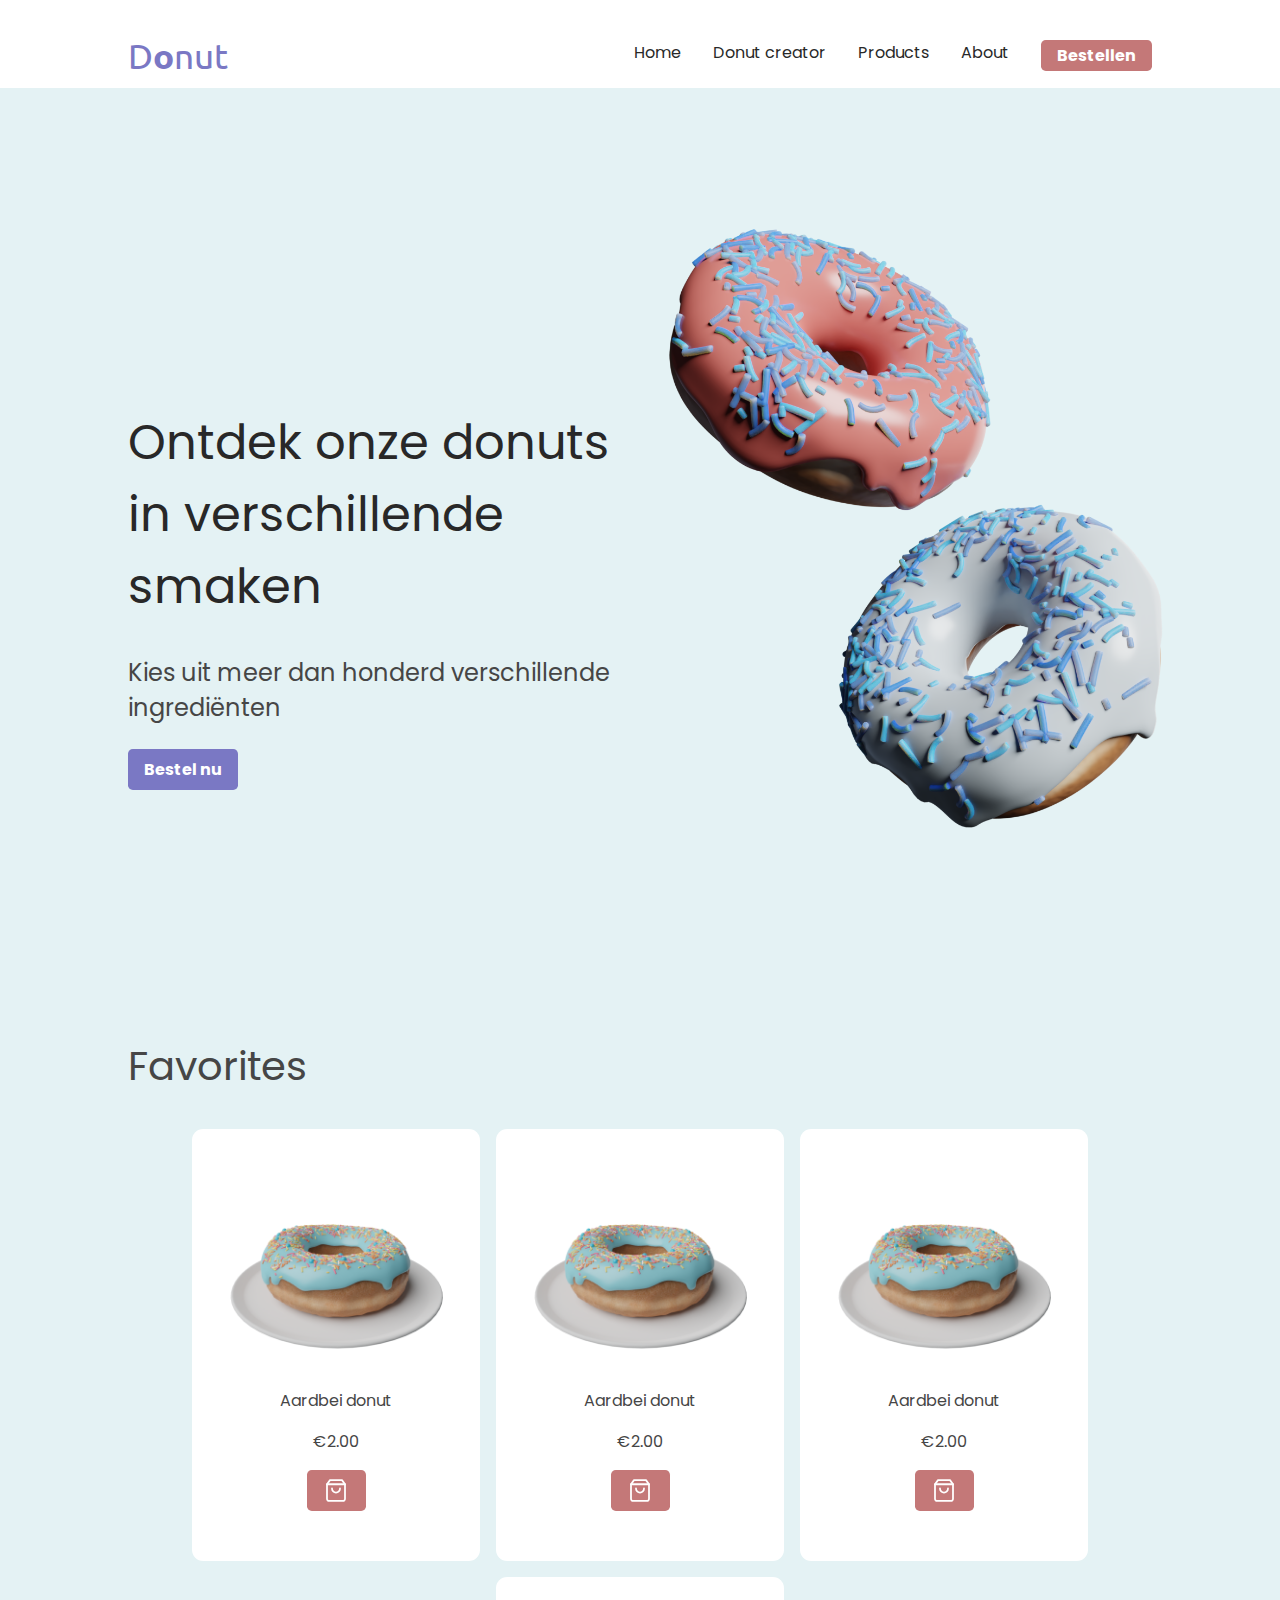
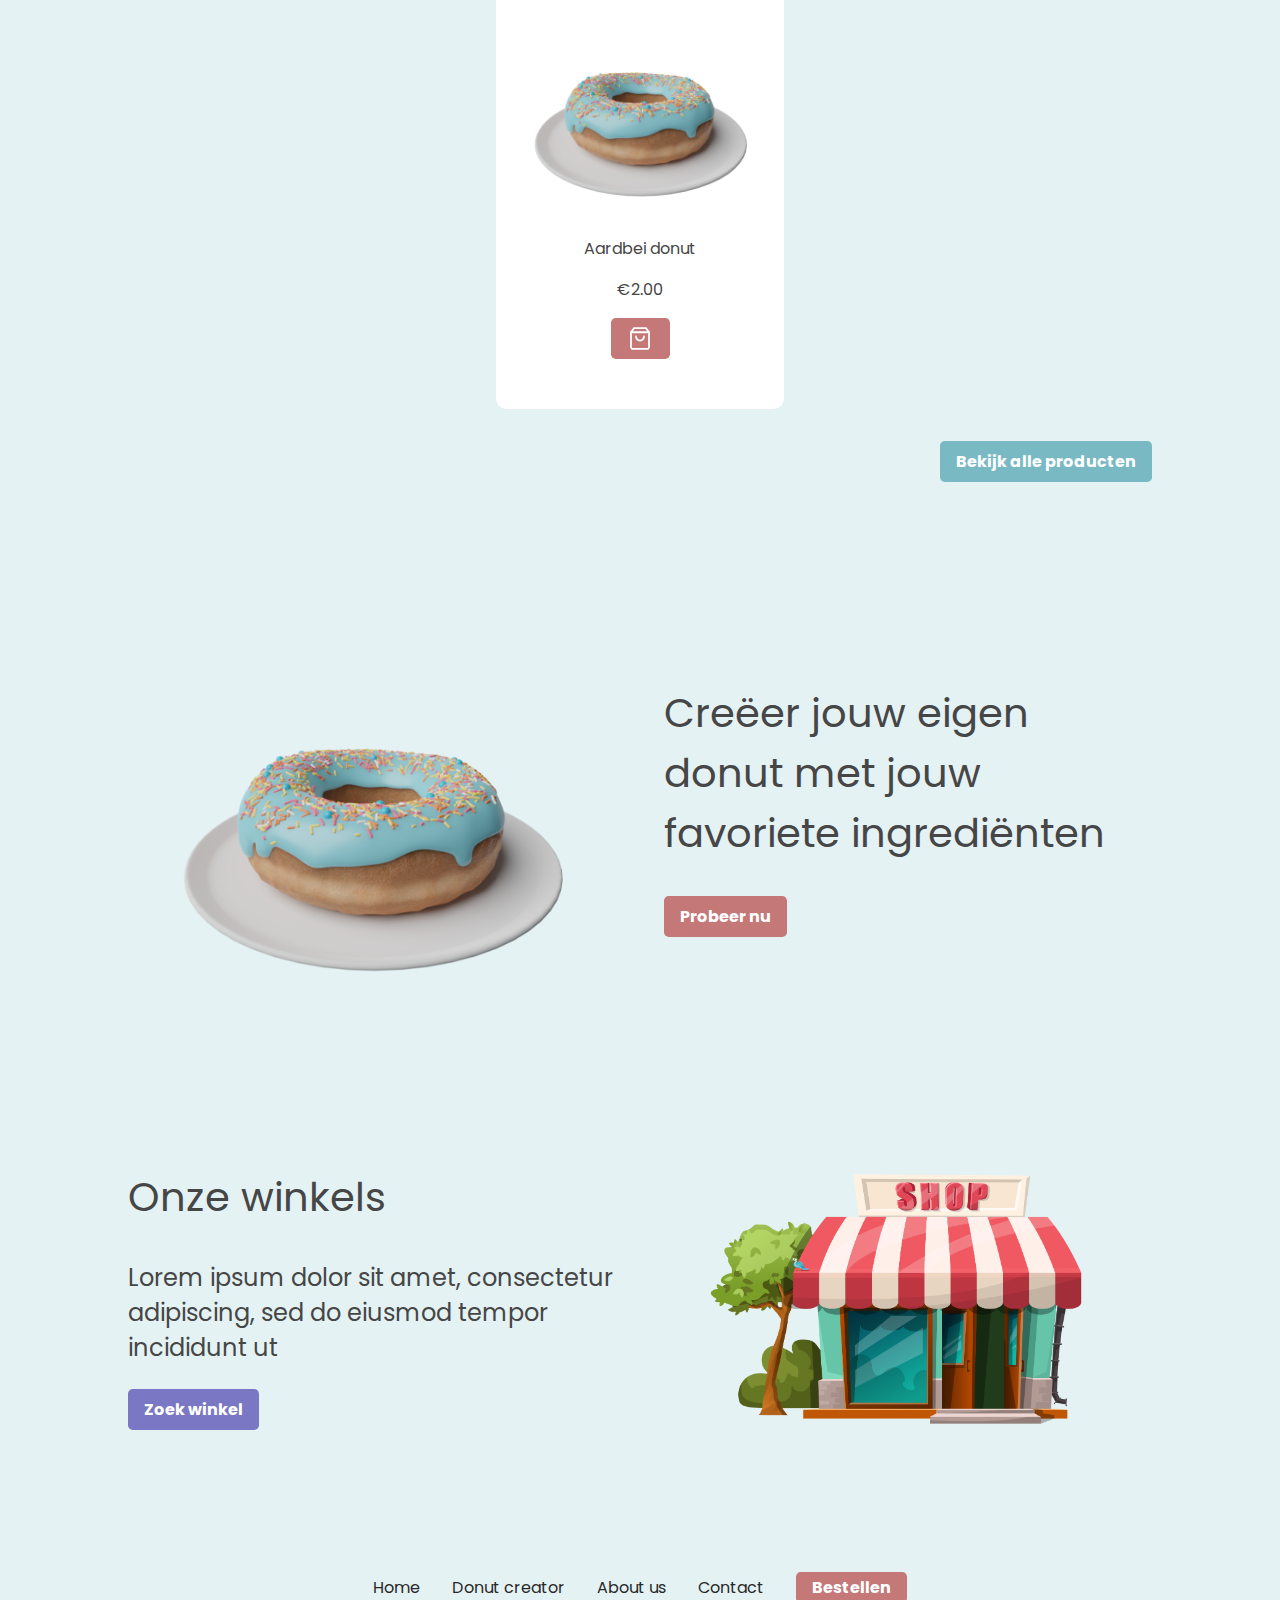
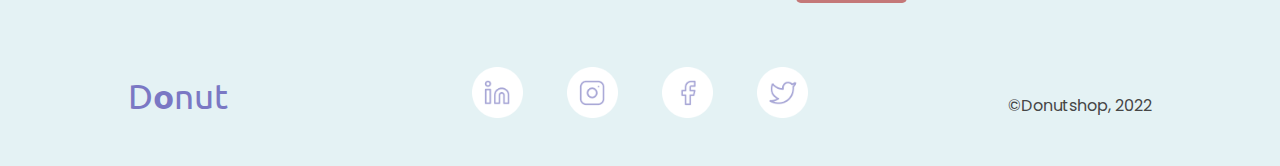
<file: index.html>
<!DOCTYPE html>
<html lang="en">
<head>
    <meta charset="UTF-8">
    <meta http-equiv="X-UA-Compatible" content="IE=edge">
    <meta name="viewport" content="width=device-width, initial-scale=1.0">
    <title>Donut shop</title>
    <link rel="stylesheet" href="css/style.css">
    <link rel="preconnect" href="https://fonts.googleapis.com">
    <link rel="preconnect" href="https://fonts.gstatic.com" crossorigin>
    <link href="https://fonts.googleapis.com/css2?family=Poppins:wght@400;600&display=swap" rel="stylesheet">
</head>
<body>

    <header>
        <div class="menu">
            <div class="container row">
                <a class="menu__logo" href="#">
                    <p class="logotext">D<span>o</span>nut</p>
                </a>
                <button class="menu-toggle" aria-label="open navigation">
                    <span class="hamburger"></span>
                </button>
                <div class="menu__navbar">
                    <ul class="navbar__items">
                        <li class="nav__item current"><a href="#">Home</a></li>
                        <li class="nav__item"><a href="creator.html">Donut creator</a></li>
                        <li class="nav__item"><a href="#">Products</a></li>
                        <li class="nav__item"><a href="#">About</a></li>
                        <li class="nav__item"><button class="bestellen__cta" type="button">Bestellen</button></li>
                    </ul>
                </div>
            </div>
        </div>

        <section class="hero">
            <div class="container row">
                <div class="hero__left-col col">
                    <div class="hero__content">
                        <h1 class="hero__header">Ontdek onze donuts in verschillende smaken</h1>
                        <p class="subhead">Kies uit meer dan honderd verschillende ingrediënten</p>
                    </div>
                    <button type="button" class="hero__cta">Bestel nu</button>
                </div>
                <div class="hero__right-col col">
                    <img src="links/Donut_donutshop4.png" class="hero__img" alt="two flying donuts">
                </div>
            </div>
        </section>
    </header>

    <main>
        <section class="section-favorites">
            <div class="container">
                <h2>Favorites</h2>
                <div class="favorites__product-list">
                    <div class="favorites__product col">
                        <img src="links/Donut_donutshop2.png" class="product-img" alt="3d donut on a plate">
                        <div class="description">
                            <p class="card-product-name">Aardbei donut</p>
                            <p class="card-product-price">&euro;2.00</p>
                        </div>
                        <button type="button" class="shopping-bag-btn"><img src="links/icon-shopping-bag.svg" alt="shopping bag icon"></button>
                    </div>

                    <div class="favorites__product col">
                        <img src="links/Donut_donutshop2.png" class="product-img" alt="3d donut on a plate">
                        <div class="description">
                            <p class="card-product-name">Aardbei donut</p>
                            <p class="card-product-price">&euro;2.00</p>
                        </div>
                        <button type="button" class="shopping-bag-btn"><img src="links/icon-shopping-bag.svg" alt="shopping bag icon"></button>
                    </div>

                    <div class="favorites__product col">
                        <img src="links/Donut_donutshop2.png" class="product-img" alt="3d donut on a plate">
                        <div class="description">
                            <p class="card-product-name">Aardbei donut</p>
                            <p class="card-product-price">&euro;2.00</p>
                        </div>
                        <button type="button" class="shopping-bag-btn"><img src="links/icon-shopping-bag.svg" alt="shopping bag icon"></button>
                    </div>

                    <div class="favorites__product col">
                        <img src="links/Donut_donutshop2.png" class="product-img" alt="3d donut on a plate">
                        <div class="description">
                            <p class="card-product-name">Aardbei donut</p>
                            <p class="card-product-price">&euro;2.00</p>
                        </div>
                        <button type="button" class="shopping-bag-btn"><img src="links/icon-shopping-bag.svg" alt="shopping bag icon"></button>
                    </div>
                </div>
                <button type="button" class="favorites__cta">Bekijk alle producten</button>
            </div>
        </section>

        <section class="section-creator">
            <div class="container row">
                <div class="creator__left-col col">
                    <img src="links/Donut_donutshop2.png" class="creator__donut-img" alt="3d donut on plate">
                </div>
                <div class="creator__right-col col">
                        <h2>Creëer jouw eigen donut met jouw favoriete ingrediënten</h2>
                        <button onclick="window.location.href='creator.html';" class="creator__cta">Probeer nu</button>
                </div>
            </div>
        </section>

        <section class="section-store">
            <div class="container row">
                <div class="store__left-col col">
                    <h2>Onze winkels</h2>
                    <p class="subhead">Lorem ipsum dolor sit amet, consectetur adipiscing, sed do eiusmod tempor incididunt ut</p>  
                    <button type="button" class="finder__cta">Zoek winkel</button>
                </div>
                <div class="store__right-col col">
                    <img src="links/shop2-01.png" class="store__img" alt="illustration of a shop surrounded by trees">
                </div>
            </div>
        </section>
    </main> 

    <footer>
        <div class="container footer-container">
            <div class="footer__logo">
                <a class="menu__logo col" href="#">
                    <p class="logotext">D<span>o</span>nut</p>
                </a>
            </div>
            <div class="footer__navbar">
                <ul class="navbar__list">
                    <li class="nav__item"><a href="#">Home</a></li>
                    <li class="nav__item"><a href="index-creator.html">Donut creator</a></li>
                    <li class="nav__item"><a href="#">About us</a></li>
                    <li class="nav__item"><a href="#">Contact</a></li>
                    <li class="nav__item"><button class="bestellen__cta" type="button">Bestellen</button></li>
                </ul>
            </div>
            <div class="footer__copy">
                <p>&copy;Donutshop, 2022</p>
            </div>
            <div class="footer__socials">
                <ul class="footer__socials-ul">
                    <li><img src="links/icon-social-linkedin.png" alt="linkedin icon"></li>
                    <li><img src="links/icon-social-instagram.png" alt="Instagram icon"></li>
                    <li><img src="links/icon-social-facebook.png" alt="Facebook icon"></li>
                    <li><img src="links/icon-social-twitter.png" alt="Twitter icon"></li>
                </ul>
            </div>
        </div>
    </footer>

    <!-- <footer>
        <div class="container row">
            <div class="footer__top">
                <a class="menu__logo col" href="#">
                    <p class="logotext">D<span>o</span>nut</p>
                </a>
                <div class="footer__navbar">
                    <ul>
                        <li class="nav__item"><a href="#">Home</a></li>
                        <li class="nav__item"><a href="index-creator.html">Donut creator</a></li>
                        <li class="nav__item"><a href="#">About us</a></li>
                        <li class="nav__item"><a href="#">Contact</a></li>
                        <li class="nav__item bestellen-cta"><button type="button">Bestellen</button></li>
                    </ul>
                </div>
            </div>
            <div class="footer__bottom">
                <p>&copy;Donutshop, 2022</p>
                <div class="socialmedia">
                    <ul class="footer__socials">
                        <li><img src="links/icon-social-linkedin.png" alt="linkedin icon"></li>
                        <li><img src="links/icon-social-instagram.png" alt="Instagram icon"></li>
                        <li><img src="links/icon-social-facebook.png" alt="Facebook icon"></li>
                        <li><img src="links/icon-social-twitter.png" alt="Twitter icon"></li>
                    </ul>
                </div>
            </div>
        </div>
    </footer> -->

    <script src="main.js"></script>
</body>
</html>
</file>
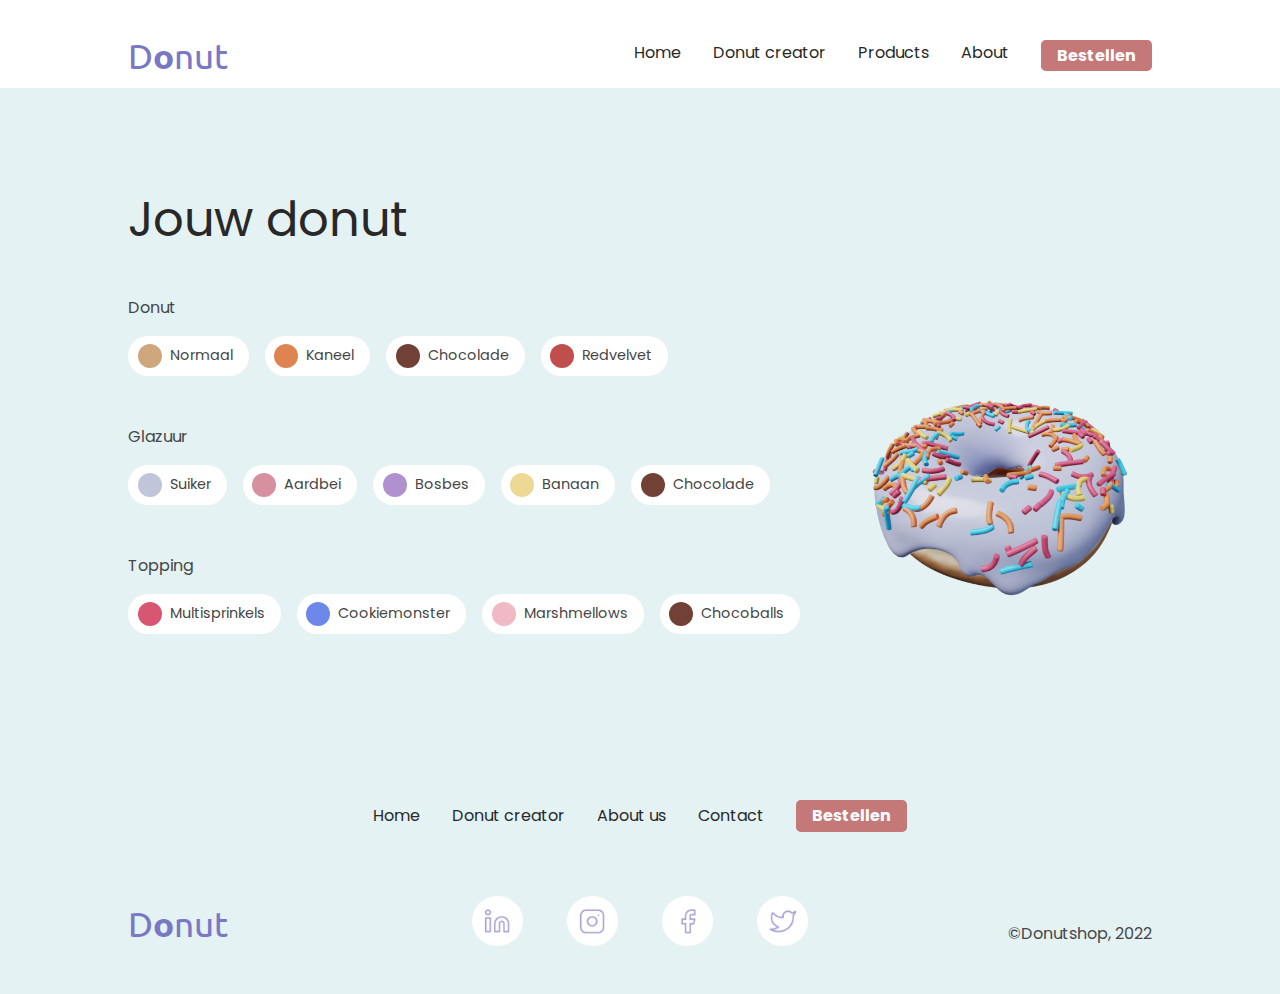
<file: creator.html>
<!DOCTYPE html>
<html lang="en">
<head>
    <meta charset="UTF-8">
    <meta http-equiv="X-UA-Compatible" content="IE=edge">
    <meta name="viewport" content="width=device-width, initial-scale=1.0">
    <title>Donut creator</title>
    <link rel="stylesheet" href="css/style.css">
    <link rel="preconnect" href="https://fonts.googleapis.com">
    <link rel="preconnect" href="https://fonts.gstatic.com" crossorigin>
    <link href="https://fonts.googleapis.com/css2?family=Poppins:wght@400;600&display=swap" rel="stylesheet">
</head>
<body>
    <header>
        <div class="menu">
            <div class="container row">
                <a class="menu__logo" href="#">
                    <p class="logotext">D<span>o</span>nut</p>
                </a>
                <button class="menu-toggle" aria-label="open navigation">
                    <span class="hamburger"></span>
                </button>
                <!-- <img id="menu__open" class="menu__burger-open" src="links/menu.svg" alt="open navigation"> -->
                <div class="menu__navbar">
                    <ul class="navbar__items">
                        <li class="nav__item"><a href="index.html">Home</a></li>
                        <li class="nav__item current"><a href="#">Donut creator</a></li>
                        <li class="nav__item"><a href="#">Products</a></li>
                        <li class="nav__item"><a href="#">About</a></li>
                        <li class="nav__item"><button class=" bestellen__cta" type="button">Bestellen</button></li>
                    </ul>
                </div>
            </div>
        </div>
    </header>

    <main>
        <div class="donut-creator">
            <div class="container">
                <h1 class="creator__header">Jouw donut</h1>
                <div class="donut-creator__content row">
                    <div class="donut-creator__leftcol col">
                         
                        <p class="text__dough">Donut</p>
                         <div class="creator__options">
                            <button onclick="updateDeeg('Plaindough')" type="button" class="ingredient-button">
                                <div class="ingredient-color-div" style="background-color:#CFA77D;"></div>
                                <p class="text-ingredient-button">Normaal</p>
                            </button>
                            <button onclick="updateDeeg('Cinnamondough')" type="button" class="ingredient-button">
                                <div class="ingredient-color-div" style="background-color:#DE8451;"></div>
                                <p class="text-ingredient-button">Kaneel</p>
                            </button>
                            <button onclick="updateDeeg('Chocolatdough')" type="button" class="ingredient-button">
                                <div class="ingredient-color-div" style="background-color:#724136;"></div>
                                <p class="text-ingredient-button">Chocolade</p>
                            </button>
                            <button onclick="updateDeeg('Redvelvetdough')" type="button" class="ingredient-button">
                                <div class="ingredient-color-div" style="background-color:#C04E4C;"></div>
                                <p class="text-ingredient-button">Redvelvet</p>
                            </button>
                        </div>

                    <p class="text__dough">Glazuur</p>
                    <div class="creator__options">
                        <button onclick="updateGlazuur('Glaze_Sugar')" type="button" class="ingredient-button">
                            <div class="ingredient-color-div" style="background-color:#C1C5D9;"></div>
                            <p class="text-ingredient-button">Suiker</p>
                        </button>
                        <button onclick="updateGlazuur('Glaze_Strawberry')" type="button" class="ingredient-button">
                            <div class="ingredient-color-div" style="background-color:#D6909F;"></div>
                            <p class="text-ingredient-button">Aardbei</p>
                        </button>
                        <button onclick="updateGlazuur('Glaze_Bosbes')" type="button" class="ingredient-button">
                            <div class="ingredient-color-div" style="background-color:#B091CF;"></div>
                            <p class="text-ingredient-button">Bosbes</p>
                        </button>
                        <button onclick="updateGlazuur('Glaze_Banana')" type="button" class="ingredient-button">
                            <div class="ingredient-color-div" style="background-color:#EDD995;"></div>
                            <p class="text-ingredient-button">Banaan</p>
                        </button>
                        <button onclick="updateGlazuur('Glaze_Chocolat')" type="button" class="ingredient-button">
                            <div class="ingredient-color-div" style="background-color:#724136;"></div>
                            <p class="text-ingredient-button">Chocolade</p>
                        </button>
                    </div> 

                    <p class="text__dough">Topping</p>
                    <div class="creator__options">
                        <button onclick="updateTopping('Topping_SprinklesMulti')" type="button" class="ingredient-button">
                            <div class="ingredient-color-div" style="background-color:#D95672;"></div>
                            <p class="text-ingredient-button">Multisprinkels</p>
                        </button>
                        <button onclick="updateTopping('Topping_Cookiemonster')" type="button" class="ingredient-button">
                            <div class="ingredient-color-div" style="background-color:#6D88E8;"></div>
                            <p class="text-ingredient-button">Cookiemonster</p>
                        </button>
                        <button onclick="updateTopping('Topping_Marshmellows')" type="button" class="ingredient-button">
                            <div class="ingredient-color-div" style="background-color:#F0B9C5;"></div>
                            <p class="text-ingredient-button">Marshmellows</p>
                        </button>
                        <button onclick="updateTopping('Topping_Chocoballs')" type="button" class="ingredient-button">
                            <div class="ingredient-color-div" style="background-color:#724136;"></div>
                            <p class="text-ingredient-button">Chocoballs</p>
                        </button>
                    </div> 
                    </div>
                    <div class="donut-creator__rightcol col">
                        <img class="creator__img" id="img-dough" src="links/Plaindough.png" alt="donut deeg normaal">
                        <img class="creator__img" id="img-glaze" src="links/Glaze_Sugar.png" alt="donut glazuur suiker">
                        <img class="creator__img" id="img-topping" src="links/Topping_SprinklesMulti.png" alt="donut topping multi color sprinkels">
                    </div>
                </div>
            </div>
        </div>
    </main>

    <footer>
        <div class="container footer-container">
            <div class="footer__logo">
                <a class="menu__logo col" href="#">
                    <p class="logotext">D<span>o</span>nut</p>
                </a>
            </div>
            <div class="footer__navbar">
                <ul class="navbar__list">
                    <li class="nav__item"><a href="#">Home</a></li>
                    <li class="nav__item"><a href="index-creator.html">Donut creator</a></li>
                    <li class="nav__item"><a href="#">About us</a></li>
                    <li class="nav__item"><a href="#">Contact</a></li>
                    <li class="nav__item"><button class="bestellen__cta" type="button">Bestellen</button></li>
                </ul>
            </div>
            <div class="footer__copy">
                <p>&copy;Donutshop, 2022</p>
            </div>
            <div class="footer__socials">
                <ul class="footer__socials-ul">
                    <li><img src="links/icon-social-linkedin.png" alt="linkedin icon"></li>
                    <li><img src="links/icon-social-instagram.png" alt="Instagram icon"></li>
                    <li><img src="links/icon-social-facebook.png" alt="Facebook icon"></li>
                    <li><img src="links/icon-social-twitter.png" alt="Twitter icon"></li>
                </ul>
            </div>
        </div>
    </footer>
    
    <script src="main.js"></script>
</body>
</html>
</file>
<file: css/style.css>
/* ---- Global style ---- */
@import url("https://fonts.googleapis.com/css2?family=Ubuntu:wght@300;700&display=swap");
:root {
  --primary-color-pink: hsl(0, 39%, 62%);
  --primary-color-blue: hsl(189, 39%, 62%);
  --pirmary-color-violet: hsl(241, 39%, 62%);
}

*,
*::before,
*::after {
  -webkit-box-sizing: border-box;
          box-sizing: border-box;
}

body {
  margin: 0;
  font-family: 'Poppins', sans-serif;
  font-size: 16px;
  background-color: #E4F2F4;
}

img {
  max-width: 100%;
}

ul {
  list-style: none;
  padding: 0;
  display: -webkit-box;
  display: -ms-flexbox;
  display: flex;
}

a {
  text-decoration: none;
  color: #282828;
}

a:hover {
  font-weight: bold;
}

/* ---- Typography ---- */
h1,
h2,
p {
  margin-top: 0;
  text-align: center;
}

h1 {
  font-size: 3rem;
  font-weight: normal;
  color: #282828;
}

.hero__header {
  margin-top: 3em;
}

.creator__header {
  margin-top: 1em;
}

h2 {
  font-size: 2.5rem;
  font-weight: normal;
}

h2,
p {
  color: #464646;
}

.subhead {
  font-size: 1.5rem;
}

/* ---- Layout ---- */
.container {
  width: 80%;
  max-width: 1200px;
  margin: 0 auto;
  padding: 3em 0;
}

.col {
  width: 100%;
}

/* ---- Styling items ---- */
.hero {
  height: 100vh;
  position: relative;
  overflow: hidden;
}

.hero__img {
  position: absolute;
  top: 0;
  z-index: -1;
  opacity: .4;
}

.store__img {
  display: none;
}

.creator__donut-img {
  width: 95%;
  max-width: 600px;
  display: block;
  margin: 0 auto;
}

/* ---- Components ---- */
/* - Buttons - */
button {
  color: white;
  font-size: 1em;
  font-weight: bold;
  font-family: 'Poppins', sans-serif;
  text-decoration: none;
  border: none;
  border-radius: .3em;
  text-align: center;
  display: block;
  padding: .5em 1em;
  cursor: pointer;
}

button:hover {
  opacity: 0.75;
}

.hero__cta,
.favorites__cta,
.creator__cta,
.finder__cta {
  margin: 0 auto;
}

.hero__cta {
  background-color: var(--pirmary-color-violet);
}

.favorites__cta {
  background-color: var(--primary-color-blue);
}

.creator__cta {
  background-color: var(--primary-color-pink);
}

.finder__cta {
  background-color: var(--pirmary-color-violet);
}

.bestellen__cta {
  background-color: var(--primary-color-pink);
  padding: .2em 1em;
}

/* - Cards - */
.favorites__product-list {
  display: -webkit-box;
  display: -ms-flexbox;
  display: flex;
  -ms-flex-wrap: wrap;
      flex-wrap: wrap;
  -webkit-box-pack: center;
      -ms-flex-pack: center;
          justify-content: center;
  gap: 1em;
  margin-bottom: 2em;
}

.favorites__product {
  background: white;
  width: 18em;
  height: 27em;
  border-radius: .7em;
}

.favorites__product img {
  width: 90%;
  margin: 0 auto;
  display: block;
}

.favorites__product button {
  margin: 0 auto;
  background-color: var(--primary-color-pink);
}

/* - Menu - */
.menu {
  height: 5.5em;
  background-color: white;
}

.menu .row {
  display: -webkit-box;
  display: -ms-flexbox;
  display: flex;
  -webkit-box-pack: justify;
      -ms-flex-pack: justify;
          justify-content: space-between;
  -webkit-box-align: center;
      -ms-flex-align: center;
          align-items: center;
  padding: 1.5em 0;
  position: relative;
}

.menu__navbar {
  display: none;
}

.menu__navbar--visible {
  position: absolute;
  display: -webkit-box;
  display: -ms-flexbox;
  display: flex;
  top: 4.9em;
  height: auto;
  width: 100vw;
  margin-left: -10vw;
  -webkit-box-pack: center;
      -ms-flex-pack: center;
          justify-content: center;
  z-index: 2;
  background-color: white;
}

.menu__navbar--visible ul {
  -webkit-box-orient: vertical;
  -webkit-box-direction: normal;
      -ms-flex-direction: column;
          flex-direction: column;
  gap: 2em;
  text-align: center;
  -webkit-box-align: center;
      -ms-flex-align: center;
          align-items: center;
}

.menu__navbar--visible ul li:hover {
  font-weight: bold;
}

/* - Logo - */
.menu__logo {
  font-family: 'Ubuntu', sans-serif;
  font-size: 2.2rem;
}

.menu__logo span {
  font-weight: bold;
}

.menu__logo p {
  margin: 0;
  color: var(--pirmary-color-violet);
}

/* - Hamburger icon - */
.menu-toggle {
  cursor: pointer;
  border: 0;
  width: 3rem;
  height: 3rem;
  padding: 0em;
  border-radius: 50%;
  background: var(--pirmary-color-violet);
  color: white;
}

.menu-toggle:hover {
  opacity: 0.75;
}

.hamburger {
  width: 50%;
  position: relative;
}

.hamburger {
  display: block;
  margin: 0 auto;
  height: 3px;
  background-color: white;
}

.hamburger::before, .hamburger::after {
  content: "";
  width: 100%;
}

.hamburger::before {
  -webkit-transform: translateY(-6px);
          transform: translateY(-6px);
}

.hamburger::after {
  -webkit-transform: translateY(3px);
          transform: translateY(3px);
}

.hamburger,
.hamburger::before,
.hamburger::after {
  display: block;
  margin: 0 auto;
  height: 3px;
  background: white;
}

/* - Footer - */
.footer-container {
  display: -ms-grid;
  display: grid;
  -ms-grid-columns: 1fr 1fr;
      grid-template-columns: 1fr 1fr;
  gap: 1em;
      grid-template-areas: "navbar navbar" "socials socials" "logo copysign";
}

.footer__logo {
  -ms-grid-row: 3;
  -ms-grid-column: 1;
  grid-area: logo;
  -ms-grid-column-align: start;
      justify-self: start;
  -ms-flex-item-align: end;
      -ms-grid-row-align: end;
      align-self: end;
}

.footer__navbar {
  -ms-grid-row: 1;
  -ms-grid-column: 1;
  -ms-grid-column-span: 2;
  grid-area: navbar;
  display: none;
}

.footer__copy {
  -ms-grid-row: 3;
  -ms-grid-column: 2;
  grid-area: copysign;
  -ms-grid-column-align: end;
      justify-self: end;
  -ms-flex-item-align: end;
      -ms-grid-row-align: end;
      align-self: end;
}

.footer__socials {
  -ms-grid-row: 2;
  -ms-grid-column: 1;
  -ms-grid-column-span: 2;
  grid-area: socials;
}

.navbar__list {
  -webkit-box-orient: vertical;
  -webkit-box-direction: normal;
      -ms-flex-direction: column;
          flex-direction: column;
  -webkit-box-align: center;
      -ms-flex-align: center;
          align-items: center;
  gap: 1em;
}

.footer__socials-ul {
  -webkit-box-pack: center;
      -ms-flex-pack: center;
          justify-content: center;
  gap: 2em;
}

.footer__socials-ul li {
  display: -webkit-box;
  display: -ms-flexbox;
  display: flex;
  -webkit-box-pack: center;
      -ms-flex-pack: center;
          justify-content: center;
}

.footer__socials-ul img {
  width: 80%;
}

.footer__copy p {
  margin: 0;
}

/* - Donut creator img - */
.donut-creator__rightcol {
  position: relative;
  display: block;
  height: 400px;
  max-width: 600px;
  margin: 0 auto;
}

.creator__img {
  position: absolute;
}

/* - Donut creator ingredient buttons - */
.creator__options {
  display: -webkit-box;
  display: -ms-flexbox;
  display: flex;
  gap: 1em;
  -webkit-box-pack: center;
      -ms-flex-pack: center;
          justify-content: center;
  margin-bottom: 3em;
}

p.text-ingredient-button {
  display: none;
  margin: 0;
  -ms-flex-item-align: center;
      -ms-grid-row-align: center;
      align-self: center;
  font-weight: normal;
}

.ingredient-button {
  background-color: white;
  border-radius: 3em;
  text-align: left;
  display: -webkit-box;
  display: -ms-flexbox;
  display: flex;
}

.ingredient-color-div {
  height: 2.2em;
  width: 2.2em;
  border-radius: 3em;
  margin-left: -.4em;
  margin-right: -.4em;
}

@media only screen and (min-width: 900px) {
  /* ---- Layout ---- */
  .row {
    display: -webkit-box;
    display: -ms-flexbox;
    display: flex;
    gap: 3em;
    -webkit-box-align: center;
        -ms-flex-align: center;
            align-items: center;
  }
  /* ---- Typography ---- */
  h1,
  h2,
  p {
    text-align: left;
  }
  .description p {
    text-align: center;
  }
  /* ---- Styling items ---- */
  .store__img {
    display: block;
    width: 95%;
    max-width: 600px;
  }
  .hero__right-col {
    display: -webkit-box;
    display: -ms-flexbox;
    display: flex;
    -webkit-box-pack: center;
        -ms-flex-pack: center;
            justify-content: center;
    -webkit-box-align: center;
        -ms-flex-align: center;
            align-items: center;
  }
  .hero__img {
    position: relative;
    top: 0;
    z-index: 0;
    opacity: 1;
    width: 120%;
    max-width: 600px;
  }
  /* ---- Components ---- */
  /* - Menu - */
  .menu-toggle {
    display: none;
  }
  .menu__navbar {
    display: block;
  }
  .navbar__items {
    -webkit-box-pack: end;
        -ms-flex-pack: end;
            justify-content: flex-end;
    display: -webkit-box;
    display: -ms-flexbox;
    display: flex;
    gap: 2em;
  }
  /* - Button - */
  .hero__cta,
  .favorites__cta,
  .creator__cta,
  .finder__cta {
    margin-left: 0;
  }
  .favorites__cta {
    margin-left: auto;
    margin-right: 0;
  }
  /* - Footer - */
  .footer-container {
    display: -ms-grid;
    display: grid;
    -ms-grid-columns: 1fr 2fr 1fr;
        grid-template-columns: 1fr 2fr 1fr;
    gap: 3em;
        grid-template-areas: "navbar navbar navbar" "logo socials copysign";
  }
  .footer__navbar {
    -ms-grid-row: 1;
    -ms-grid-column: 1;
    -ms-grid-column-span: 3;
    grid-area: navbar;
    display: block;
  }
  .footer__socials ul {
    margin: 0;
  }
  .navbar__list {
    -webkit-box-orient: horizontal;
    -webkit-box-direction: normal;
        -ms-flex-direction: row;
            flex-direction: row;
    -webkit-box-pack: center;
        -ms-flex-pack: center;
            justify-content: center;
    -webkit-box-align: center;
        -ms-flex-align: center;
            align-items: center;
    gap: 2em;
  }
  /* - Donut creator layout - */
  .donut-creator__rightcol {
    display: -webkit-box;
    display: -ms-flexbox;
    display: flex;
    -webkit-box-align: center;
        -ms-flex-align: center;
            align-items: center;
    -webkit-box-pack: center;
        -ms-flex-pack: center;
            justify-content: center;
  }
  /* - Donut creator ingredient buttons - */
  .creator__options {
    -webkit-box-pack: start;
        -ms-flex-pack: start;
            justify-content: flex-start;
  }
}

@media only screen and (min-width: 1200px) {
  p.text-ingredient-button {
    display: block;
    -ms-flex-item-align: center;
        -ms-grid-row-align: center;
        align-self: center;
    font-size: .9rem;
  }
  .ingredient-color-div {
    height: 1.5em;
    width: 1.5em;
    margin-right: .5em;
  }
}
/*# sourceMappingURL=style.css.map */
</file>
